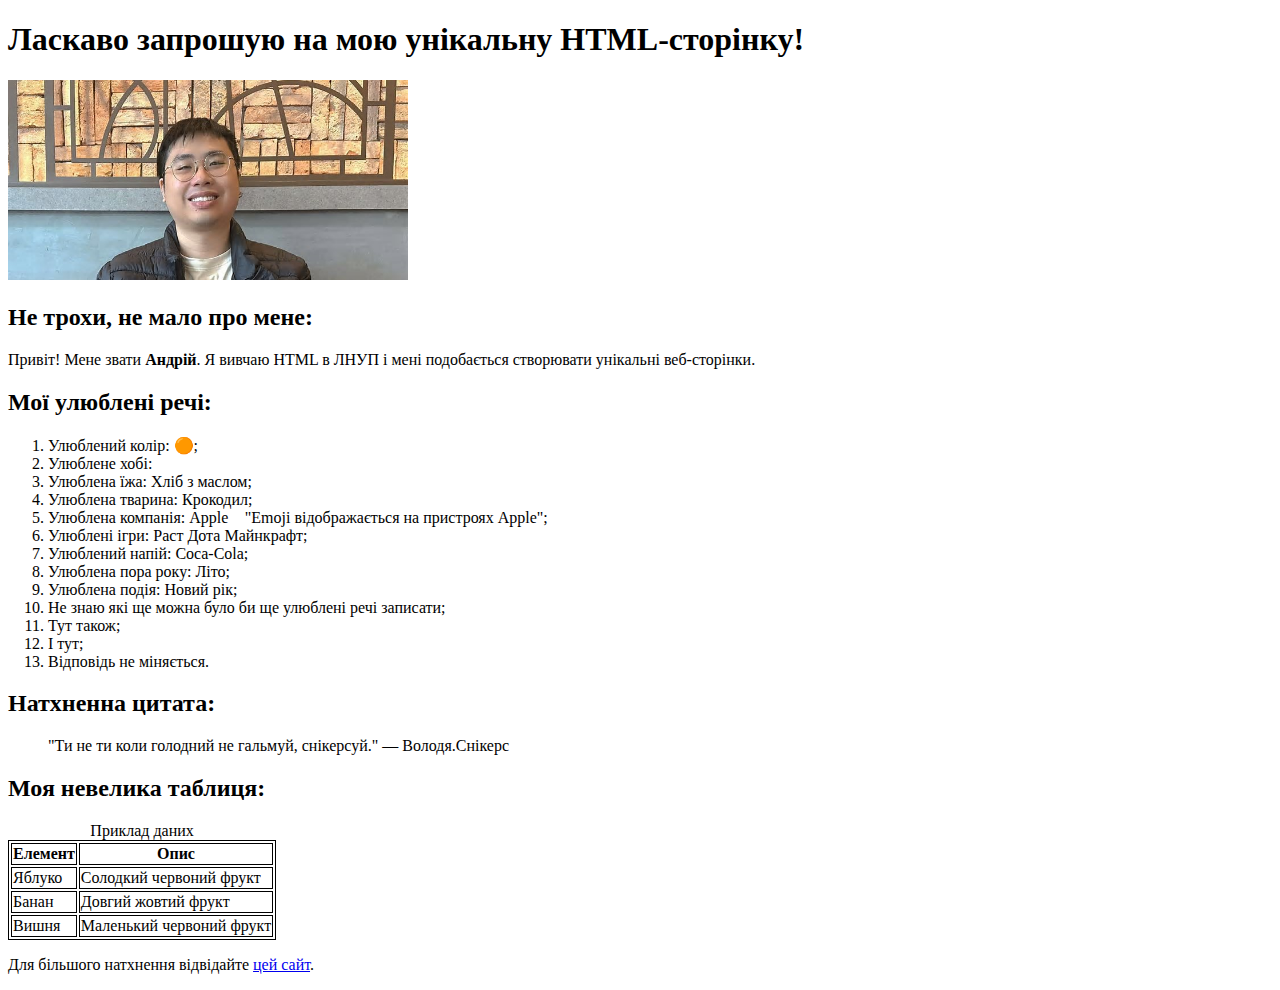
<file: Lab1/index.html>
<!DOCTYPE html>
<html lang="uk">
<head>
<style>
table, th, td {
border: 1px solid black;
}
</style>
    <meta charset="UTF-8">
    <meta name="viewport" content="width=device-width, initial-scale=1.0">
    <title>Моя унікальна HTML-сторінка</title>
</head>
<body>
    <h1>Ласкаво запрошую на мою унікальну HTML-сторінку!</h1>
    <img src="my_photo.jpg" alt="Вузькоокий" width="400" height="200">
    
    <h2>Не трохи, не мало про мене:</h2>
    <p>Привіт! Мене звати <strong>Андрій</strong>. Я вивчаю HTML в ЛНУП і мені подобається створювати унікальні веб-сторінки.</p>
    
    <h2>Мої улюблені речі:</h2>
    <ol>
        <li>Улюблений колір: 🟠;</li>
        <li>Улюблене хобі: </li>
        <li>Улюблена їжа: Хліб з маслом;</li>
        <li>Улюблена тварина: Крокодил;</li>
        <li>Улюблена компанія: Apple "Emoji відображається на пристроях Apple";</li>
        <li>Улюблені ігри: Раст Дота Майнкрафт;</li>
        <li>Улюблений напій: Coca-Cola;</li>
        <li>Улюблена пора року: Літо;</li>
        <li>Улюблена подія: Новий рік;</li>
        <li>Не знаю які ще можна було би ще улюблені речі записати;</li>
        <li>Тут також;</li>
        <li>І тут;</li>
        <li>Відповідь не міняється.</li>
      </ol> 

    <h2>Натхненна цитата:</h2>
    <blockquote>"Ти не ти коли голодний не гальмуй, снікерсуй." — Володя.Снікерс</blockquote>

    <h2>Моя невелика таблиця:</h2>
    <table>
        <caption>Приклад даних</caption>
        <tr>
          <th>Елемент</th>
          <th>Опис</th>
        </tr>
        <tr>
          <td>Яблуко</td>
          <td>Солодкий червоний фрукт</td>
        </tr>
        <tr>
          <td>Банан</td>
          <td>Довгий жовтий фрукт</td>
        </tr>
        <tr>
            <td>Вишня</td>
            <td>Маленький червоний фрукт</td>
          </tr>
      </table>

    <p>Для більшого натхнення відвідайте <a href="https://www.youtube.com/watch?v=dQw4w9WgXcQ">цей сайт</a>.</p>

</body>
</html>
</file>
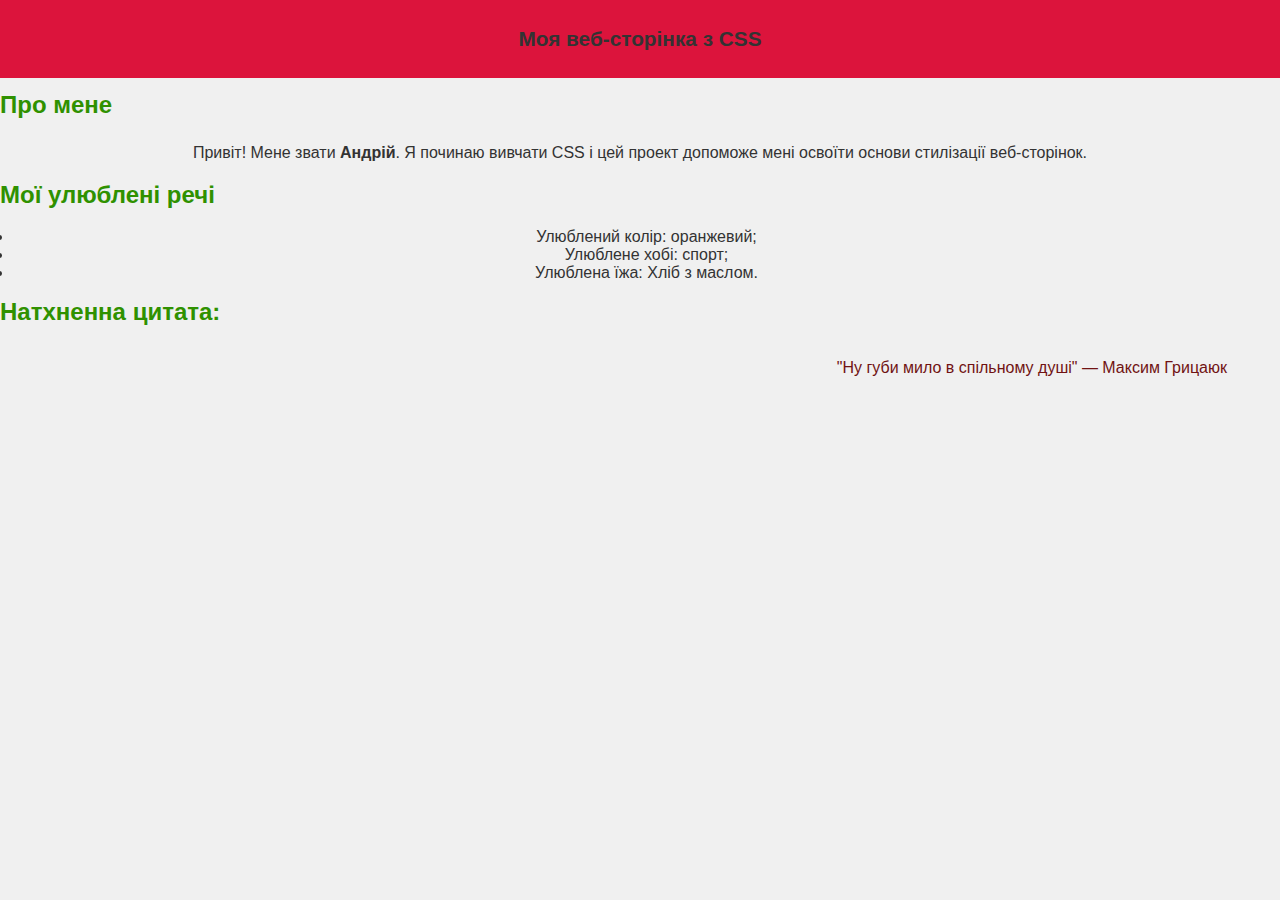
<file: Lab2/index.html>
<!DOCTYPE html>
<html lang="uk">
<head>
  <meta charset="UTF-8">
  <meta name="viewport" content="width=device-width, initial-scale=1.0">
  <title>Лабораторна робота 2: Основи CSS</title>
  <link rel="stylesheet" href="styles.css">
</head>
<body>
  <header>
    <h1>Моя веб-сторінка з CSS</h1>
  </header>
  <main>
    <section>
      <h2>Про мене</h2>
      <p>Привіт! Мене звати <strong>Андрій</strong>. Я починаю вивчати CSS і цей проект допоможе мені освоїти основи стилізації веб-сторінок.</p>
    </section>
    <section>
      <h2>Мої улюблені речі</h2>
      <ul>
        <li>Улюблений колір: оранжевий;</li>
        <li>Улюблене хобі: спорт;</li>
        <li>Улюблена їжа: Хліб з маслом.</li>
      </ul>
    </section>
    <section>
        <h2>Натхненна цитата:</h2>
    <blockquote>"Ну губи мило в спільному душі" — Максим Грицаюк</blockquote>
    </section>
  </main>
</body>
</html>
</file>
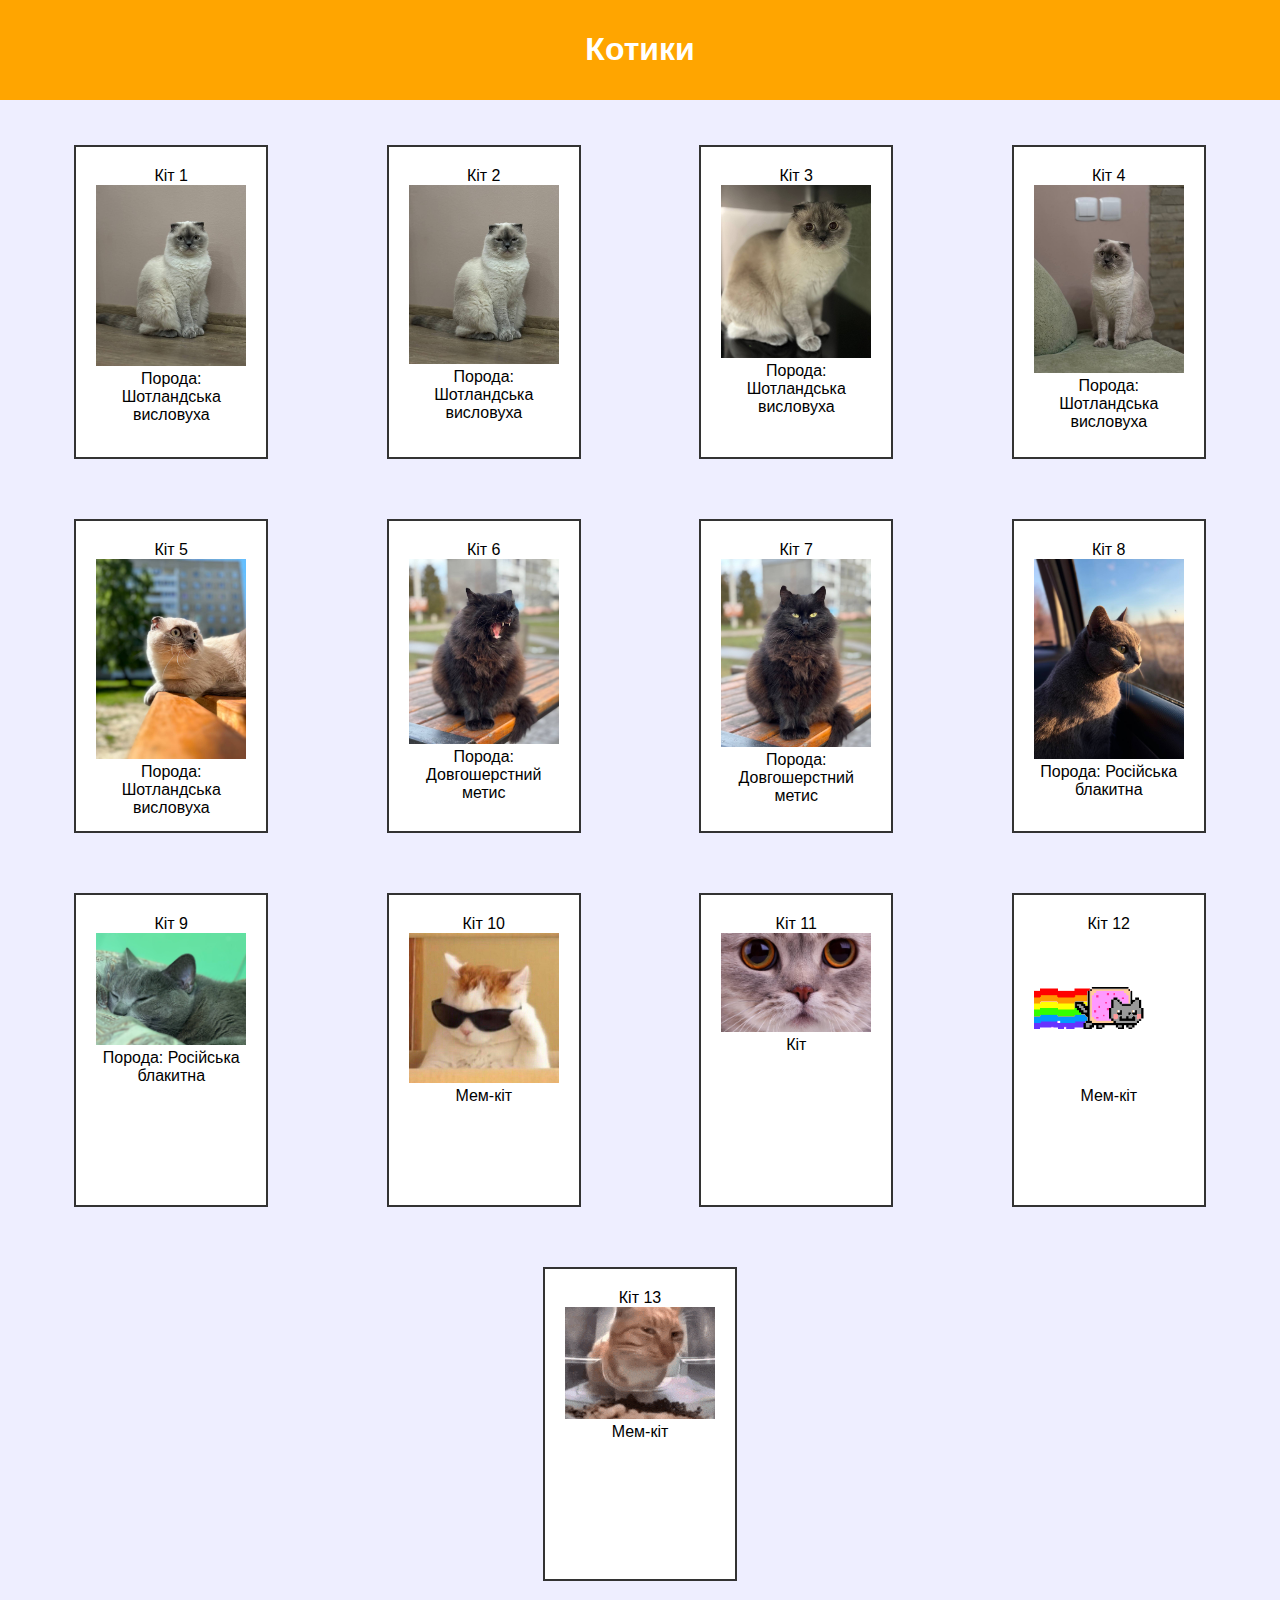
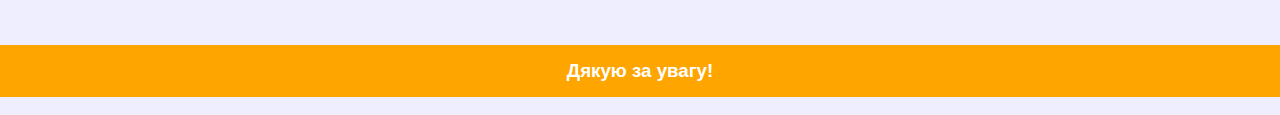
<file: Lab3/index.html>
<!DOCTYPE html>
<html lang="uk">
<head>
  <meta charset="UTF-8">
  <meta name="viewport" content="width=device-width, initial-scale=1.0">
  <title>Лабораторна робота 3: Flexbox та Box Model</title>
  <link rel="stylesheet" href="styles.css">
</head>
<body>
  <header>
    <h1>Котики</h1>
  </header>
  <main>
    <div class="container">
      <div class="box">Кіт 1 <img src="image/cat_1.jpg" alt="Cat" width="150"> Порода: Шотландська висловуха</div>
      <div class="box">Кіт 2 <img src="image/cat_2.jpg" alt="Cat" width="150"> Порода: Шотландська висловуха</div>
      <div class="box">Кіт 3 <img src="image/cat_3.jpg" alt="Cat" width="150"> Порода: Шотландська висловуха</div>
      <div class="box">Кіт 4 <img src="image/cat_4.jpg" alt="Cat" width="150"> Порода: Шотландська висловуха</div>
      <div class="box">Кіт 5 <img src="image/cat_5.jpg" alt="Cat" width="150"> Порода: Шотландська висловуха</div>
      <div class="box">Кіт 6 <img src="image/cat_6.jpg" alt="Cat" width="150"> Порода: Довгошерстний метис</div>
      <div class="box">Кіт 7 <img src="image/cat_7.jpg" alt="Cat" width="150"> Порода: Довгошерстний метис</div>
      <div class="box">Кіт 8 <img src="image/cat_8.jpg" alt="Cat" width="150"> Порода: Російська блакитна</div>
      <div class="box">Кіт 9 <img src="image/cat_9.jpg" alt="Cat" width="150"> Порода: Російська блакитна</div>
      <div class="box">Кіт 10 <img src="image/cat_10.jpg" alt="Cat" width="150"> Мем-кіт</div>
      <div class="box">Кіт 11 <img src="image/cat_11.jpg" alt="Cat" width="150"> Кіт</div>
      <div class="box">Кіт 12 <img src="image/cat_12.gif" alt="Cat" width="150"> Мем-кіт</div>
      <div class="box">Кіт 13 <img src="image/cat_13.gif" alt="Cat" width="150"> Мем-кіт</div>
    </div>
  </main>
  <h3>Дякую за увагу!</h3>
</body>
</html>
</file>
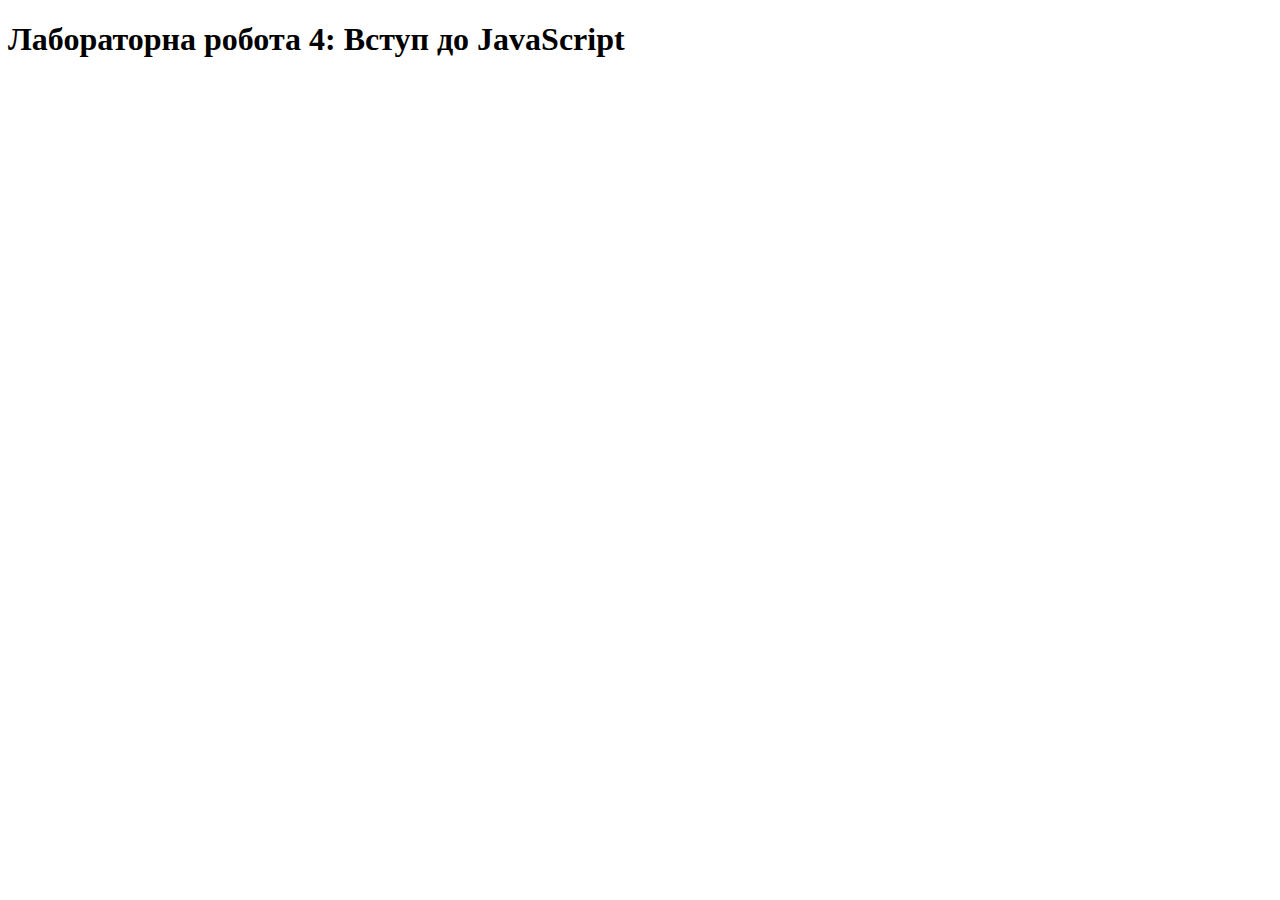
<file: lab4/index.html>
<!DOCTYPE html>
<html lang="uk">
<head>
  <meta charset="UTF-8">
  <meta name="viewport" content="width=device-width, initial-scale=1.0">
  <title>Лабораторна робота 4: Вступ до JavaScript</title>
</head>
<body>
  <h1>Лабораторна робота 4: Вступ до JavaScript</h1>
  
  <script>

    // Завдання 1: Привітання користувача
        console.log("Завдання 1.");
        let userName = prompt("Як тебе звати?") || "незнайомцю";
        alert(`Привіт, ${userName}! Радий тебе бачити!`);
        console.log(`Привіт, ${userName}! Радий тебе бачити!`);
    // Завдання 2: Проста арифметика
        console.log("Завдання 2.")
        let num1 = parseFloat(prompt("Введіть перше число:"));
        let num2 = parseFloat(prompt("Введіть друге число:"));

        let sum = num1 * num2;
        let quotient = num2 !== 0 ? num1 / num2 : "Ділення на нуль неможливе";
        let result = `Добуток: ${sum}\nЧастка: ${quotient}`;

        alert(result);
        console.log(result);

    // Завдання 3: Вік користувача
        console.log("Завдання 3.");

        let userYear = prompt("Введіть свій рік народження:");
        let currentYear = 2025;
        let userAge = currentYear - userYear;

        const myAge = 19;
        let ageDifference = Math.abs(myAge - userAge);

        if (userAge > myAge) {
            alert(`${userName} Ваш вік: ${userAge}. Ви старші за мене на ${ageDifference} років.`);
        } else if (userAge < myAge) {
            alert(`${userName} Ваш вік: ${userAge}. Ви молодші за мене на ${ageDifference} років.`);
        } else {
            alert(`${userName} Ваш вік: ${userAge}. Нам однаково років!`);
        }
    
  </script>
</body>
</html>
</file>
<file: Lab2/styles.css>
body {
    font-family: Arial, sans-serif;
    background-color: #f0f0f0;
    color: #333;
    margin: 0;
    padding: 0;
}

header {
    background-color: crimson;
    text-align: center;
    padding: 13px;
    animation: colorChange 3s infinite alternate;
}

@keyframes colorChange {
    0% {
      color: red;
    }
    25% {
      color: aqua;
    }
    50% {
      color: yellow;
    }
    75% {
      color: green;
    }
    100% {
      color: blue;
    }
  }

h1 {
    font-size: 1.3em;
}

h2 {
    color: #2f9100;
    margin-top: 13px;
    text-align: left;
}

p {
    line-height: 1.8;
    margin: 13px 0;
    text-align: center;
}

ul {
    list-style-type: disc;
    padding-left: 13px;
    text-align: center;
}

blockquote {
    color: #711313;
    padding: 13px;
    text-align: right;
}
</file>
<file: Lab3/styles.css>
body {
    font-family: Arial, sans-serif;
    background-color: #eef;
    margin: 0;
    padding: 0;
  }
  
  header {
    background-color: orange;
    color: #fff;
    text-align: center;
    padding: 10px;
  }

  h3 {
    background-color: orange;
    color: #fff;
    text-align: center;
    padding: 15px;
  }
  
  .container {
    display: flex;     
    flex-wrap: wrap; 
    justify-content: space-around; 
    align-items: center;           
    padding: 15px;
}

.box {
    background-color: #fff;
    border: 2px solid #333;
    height: 270px;
    padding: 20px;
    margin: 30px;
    width: 150px;
    text-align: center;
}

@media (max-width: 1024px) {
    .container {
    flex-direction: row;
    font-family: 'Times New Roman', Times, serif;
    font-size: medium;
    }
}

@media (max-width: 768px) {
    .container {
    flex-direction: column;
    font-family: 'Times New Roman', Times, serif;
    font-size: larger;
  }
    .box {background-color: aqua;
    height: auto;
  }
}
</file>
